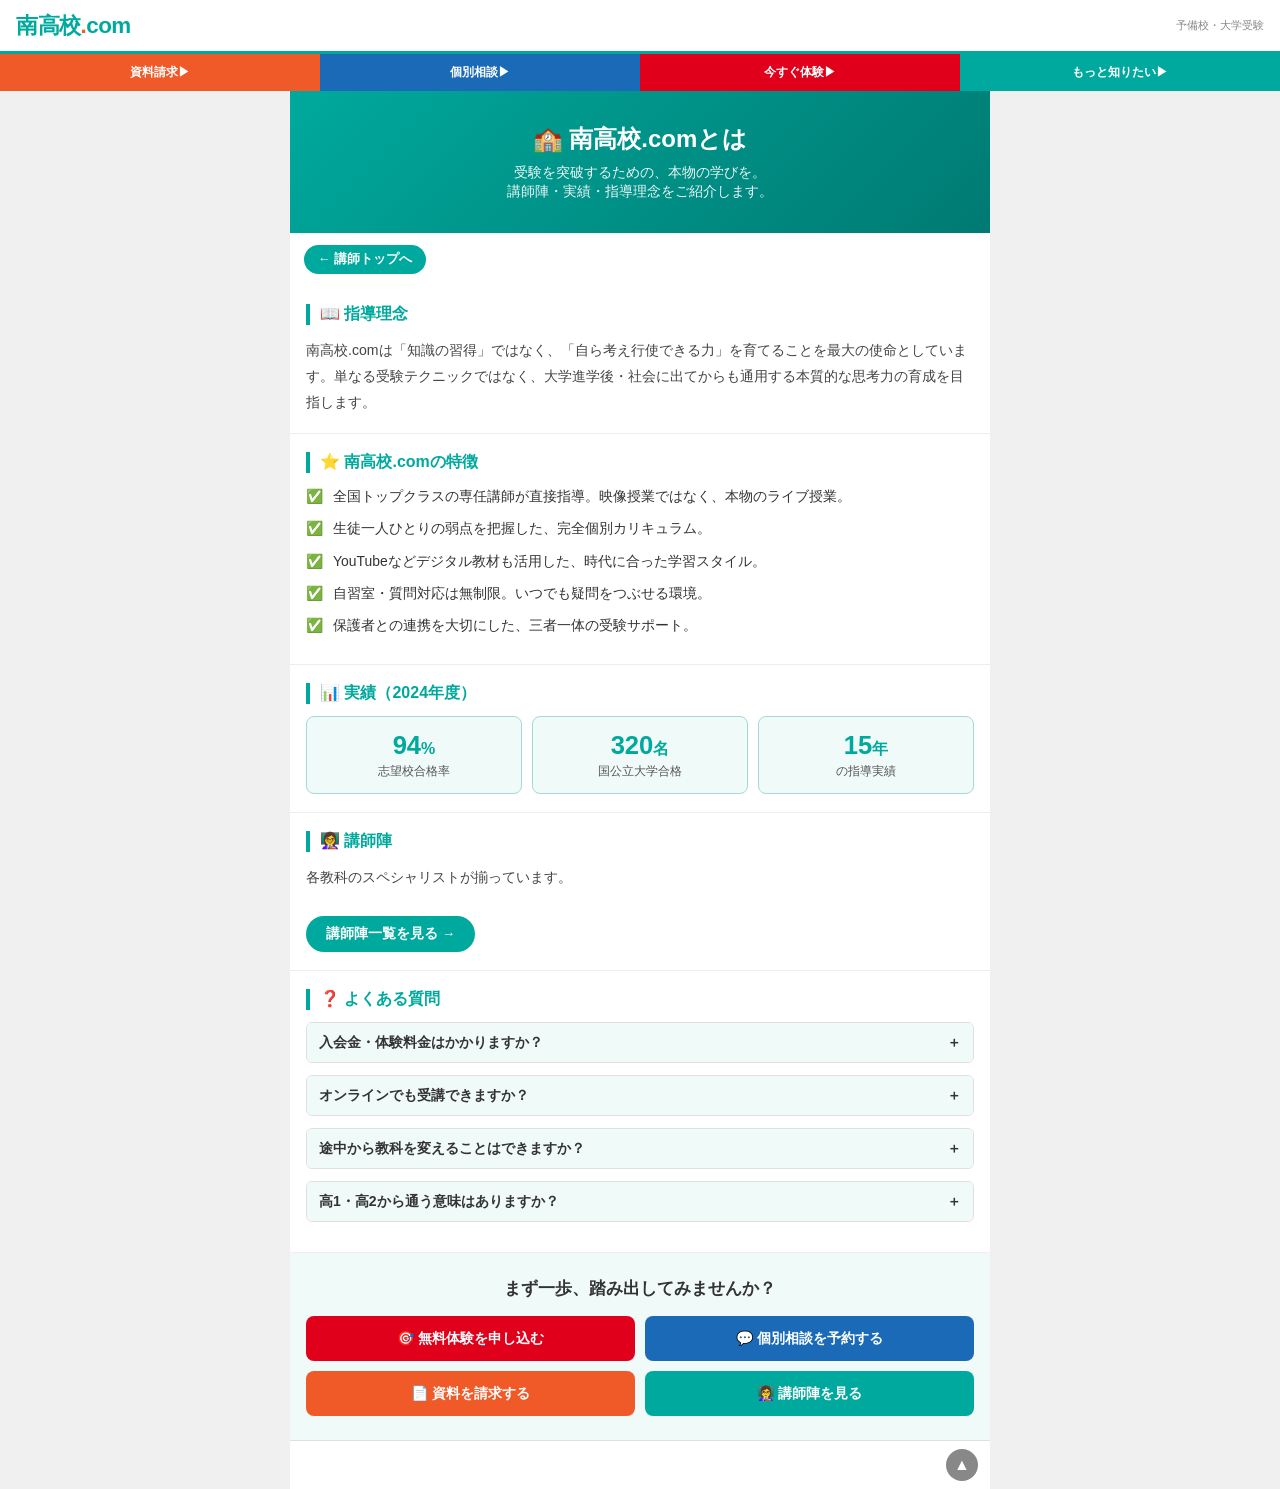
<file: about.html>
<!DOCTYPE html>
<html lang="ja">
<head>
<meta charset="UTF-8">
<meta name="viewport" content="width=device-width, initial-scale=1.0">
<title>もっと知りたい | 南高校.com</title>
<style>
  * { margin: 0; padding: 0; box-sizing: border-box; }
  body { font-family: 'Hiragino Kaku Gothic ProN', 'Meiryo', sans-serif; background: #f0f0f0; color: #333; }
  .site-header { background: #fff; border-bottom: 3px solid #00a99d; padding: 10px 16px; display: flex; align-items: center; justify-content: space-between; }
  .site-title { font-size: 1.4rem; font-weight: 900; color: #00a99d; letter-spacing: -.5px; }
  .site-title span { color: #f05a28; }
  .header-btns { display: flex; }
  .header-btn { padding: 10px 14px; font-size: .78rem; font-weight: 700; color: #fff; border: none; text-align: center; flex: 1; text-decoration: none; display: flex; align-items: center; justify-content: center; transition: opacity .15s; cursor: pointer; }
  .header-btn:hover { opacity: .85; }
  .btn-orange { background: #f05a28; } .btn-blue { background: #1a6ab8; } .btn-red { background: #e0001b; } .btn-teal { background: #00a99d; }
  .container { max-width: 700px; margin: 0 auto; background: #fff; }
  .page-hero { background: linear-gradient(135deg, #00a99d 0%, #007a72 100%); color: #fff; padding: 32px 20px; text-align: center; }
  .page-hero h1 { font-size: 1.5rem; font-weight: 900; margin-bottom: 8px; }
  .page-hero p { font-size: .9rem; opacity: .92; }
  .back-link-wrap { padding: 12px 14px; }
  .back-link { display: inline-block; padding: 6px 14px; background: #00a99d; color: #fff; border-radius: 20px; font-size: .8rem; font-weight: 700; text-decoration: none; }
  .back-link:hover { opacity: .8; }
  .section { padding: 18px 16px; border-bottom: 1px solid #eee; }
  .section h2 { font-size: 1rem; font-weight: 700; color: #00a99d; border-left: 4px solid #00a99d; padding-left: 10px; margin-bottom: 12px; }
  .section p { font-size: .88rem; line-height: 1.85; color: #444; }
  .point-list { list-style: none; }
  .point-list li { display: flex; gap: 10px; margin-bottom: 10px; font-size: .87rem; line-height: 1.6; }
  .point-list li::before { content: '✅'; flex-shrink: 0; }
  .stats-grid { display: grid; grid-template-columns: repeat(3, 1fr); gap: 10px; }
  .stat-box { background: #f0faf9; border: 1.5px solid #a0dbd7; border-radius: 8px; padding: 14px 8px; text-align: center; }
  .stat-num { font-size: 1.6rem; font-weight: 900; color: #00a99d; }
  .stat-label { font-size: .72rem; color: #555; margin-top: 4px; }
  .faq-item { margin-bottom: 12px; border: 1px solid #e0e0e0; border-radius: 6px; overflow: hidden; }
  .faq-q { background: #f0faf9; padding: 10px 12px; font-size: .88rem; font-weight: 700; cursor: pointer; display: flex; justify-content: space-between; }
  .faq-a { padding: 10px 12px; font-size: .85rem; line-height: 1.7; color: #444; display: none; border-top: 1px solid #e0e0e0; }
  .faq-a.open { display: block; }
  .cta-section { padding: 24px 16px; text-align: center; background: #f0faf9; }
  .cta-section h2 { font-size: 1.05rem; font-weight: 700; margin-bottom: 16px; color: #333; }
  .cta-btns { display: grid; grid-template-columns: 1fr 1fr; gap: 10px; }
  .cta-btn { display: block; padding: 13px; border-radius: 8px; color: #fff; font-size: .88rem; font-weight: 700; text-decoration: none; text-align: center; }
  .cta-btn:hover { opacity: .85; }
  .footer-arrow { text-align: right; padding: 8px 12px; border-top: 1px solid #e0e0e0; }
  .arrow-btn { display: inline-block; background: #888; color: #fff; width: 32px; height: 32px; border-radius: 50%; font-size: 1rem; line-height: 32px; text-align: center; cursor: pointer; border: none; }
</style>
</head>
<body>
<div class="site-header">
  <div class="site-title">南高校<span>.</span>com</div>
  <div style="font-size:.7rem;color:#888">予備校・大学受験</div>
</div>
<div class="header-btns">
  <a href="request.html"  class="header-btn btn-orange">資料請求▶</a>
  <a href="consult.html"  class="header-btn btn-blue">個別相談▶</a>
  <a href="trial.html"    class="header-btn btn-red">今すぐ体験▶</a>
  <a href="about.html"    class="header-btn btn-teal">もっと知りたい▶</a>
</div>
<div class="container">
  <div class="page-hero">
    <h1>🏫 南高校.comとは</h1>
    <p>受験を突破するための、本物の学びを。<br>講師陣・実績・指導理念をご紹介します。</p>
  </div>
  <div class="back-link-wrap"><a href="index.html" class="back-link">← 講師トップへ</a></div>

  <!-- 理念 -->
  <div class="section">
    <h2>📖 指導理念</h2>
    <p>南高校.comは「知識の習得」ではなく、「自ら考え行使できる力」を育てることを最大の使命としています。単なる受験テクニックではなく、大学進学後・社会に出てからも通用する本質的な思考力の育成を目指します。</p>
  </div>

  <!-- 特徴 -->
  <div class="section">
    <h2>⭐ 南高校.comの特徴</h2>
    <ul class="point-list">
      <li>全国トップクラスの専任講師が直接指導。映像授業ではなく、本物のライブ授業。</li>
      <li>生徒一人ひとりの弱点を把握した、完全個別カリキュラム。</li>
      <li>YouTubeなどデジタル教材も活用した、時代に合った学習スタイル。</li>
      <li>自習室・質問対応は無制限。いつでも疑問をつぶせる環境。</li>
      <li>保護者との連携を大切にした、三者一体の受験サポート。</li>
    </ul>
  </div>

  <!-- 実績 -->
  <div class="section">
    <h2>📊 実績（2024年度）</h2>
    <div class="stats-grid">
      <div class="stat-box"><div class="stat-num">94<span style="font-size:1rem">%</span></div><div class="stat-label">志望校合格率</div></div>
      <div class="stat-box"><div class="stat-num">320<span style="font-size:1rem">名</span></div><div class="stat-label">国公立大学合格</div></div>
      <div class="stat-box"><div class="stat-num">15<span style="font-size:1rem">年</span></div><div class="stat-label">の指導実績</div></div>
    </div>
  </div>

  <!-- 講師陣 -->
  <div class="section">
    <h2>👩‍🏫 講師陣</h2>
    <p>各教科のスペシャリストが揃っています。<br><br></p>
    <a href="teachers.html" style="display:inline-block;padding:9px 20px;background:#00a99d;color:#fff;border-radius:20px;font-size:.85rem;font-weight:700;text-decoration:none;">
      講師陣一覧を見る →
    </a>
  </div>

  <!-- よくある質問 -->
  <div class="section">
    <h2>❓ よくある質問</h2>
    <div class="faq-item">
      <div class="faq-q" onclick="toggleFaq(this)">入会金・体験料金はかかりますか？<span>＋</span></div>
      <div class="faq-a">体験授業は完全無料です。入会後は月謝のみで、入会金は一切いただきません。</div>
    </div>
    <div class="faq-item">
      <div class="faq-q" onclick="toggleFaq(this)">オンラインでも受講できますか？<span>＋</span></div>
      <div class="faq-a">はい、全コースオンライン対応しています。Zoomを使ったライブ授業で、校舎と同じ質の指導を受けられます。</div>
    </div>
    <div class="faq-item">
      <div class="faq-q" onclick="toggleFaq(this)">途中から教科を変えることはできますか？<span>＋</span></div>
      <div class="faq-a">もちろんです。月単位でのプラン変更が可能です。担当スタッフにご相談ください。</div>
    </div>
    <div class="faq-item">
      <div class="faq-q" onclick="toggleFaq(this)">高1・高2から通う意味はありますか？<span>＋</span></div>
      <div class="faq-a">非常に大きなメリットがあります。早い段階から基礎を固めることで、高3時の演習量が圧倒的に増えます。</div>
    </div>
  </div>

  <!-- CTA -->
  <div class="cta-section">
    <h2>まず一歩、踏み出してみませんか？</h2>
    <div class="cta-btns">
      <a href="trial.html" class="cta-btn" style="background:#e0001b">🎯 無料体験を申し込む</a>
      <a href="consult.html" class="cta-btn" style="background:#1a6ab8">💬 個別相談を予約する</a>
      <a href="request.html" class="cta-btn" style="background:#f05a28">📄 資料を請求する</a>
      <a href="teachers.html" class="cta-btn" style="background:#00a99d">👩‍🏫 講師陣を見る</a>
    </div>
  </div>

  <div class="footer-arrow"><button class="arrow-btn" onclick="window.scrollTo({top:0,behavior:'smooth'})">▲</button></div>
</div>
<script>
function toggleFaq(el) {
  var ans = el.nextElementSibling;
  var icon = el.querySelector('span');
  ans.classList.toggle('open');
  icon.textContent = ans.classList.contains('open') ? '－' : '＋';
}
</script>
</body>
</html>
</file>
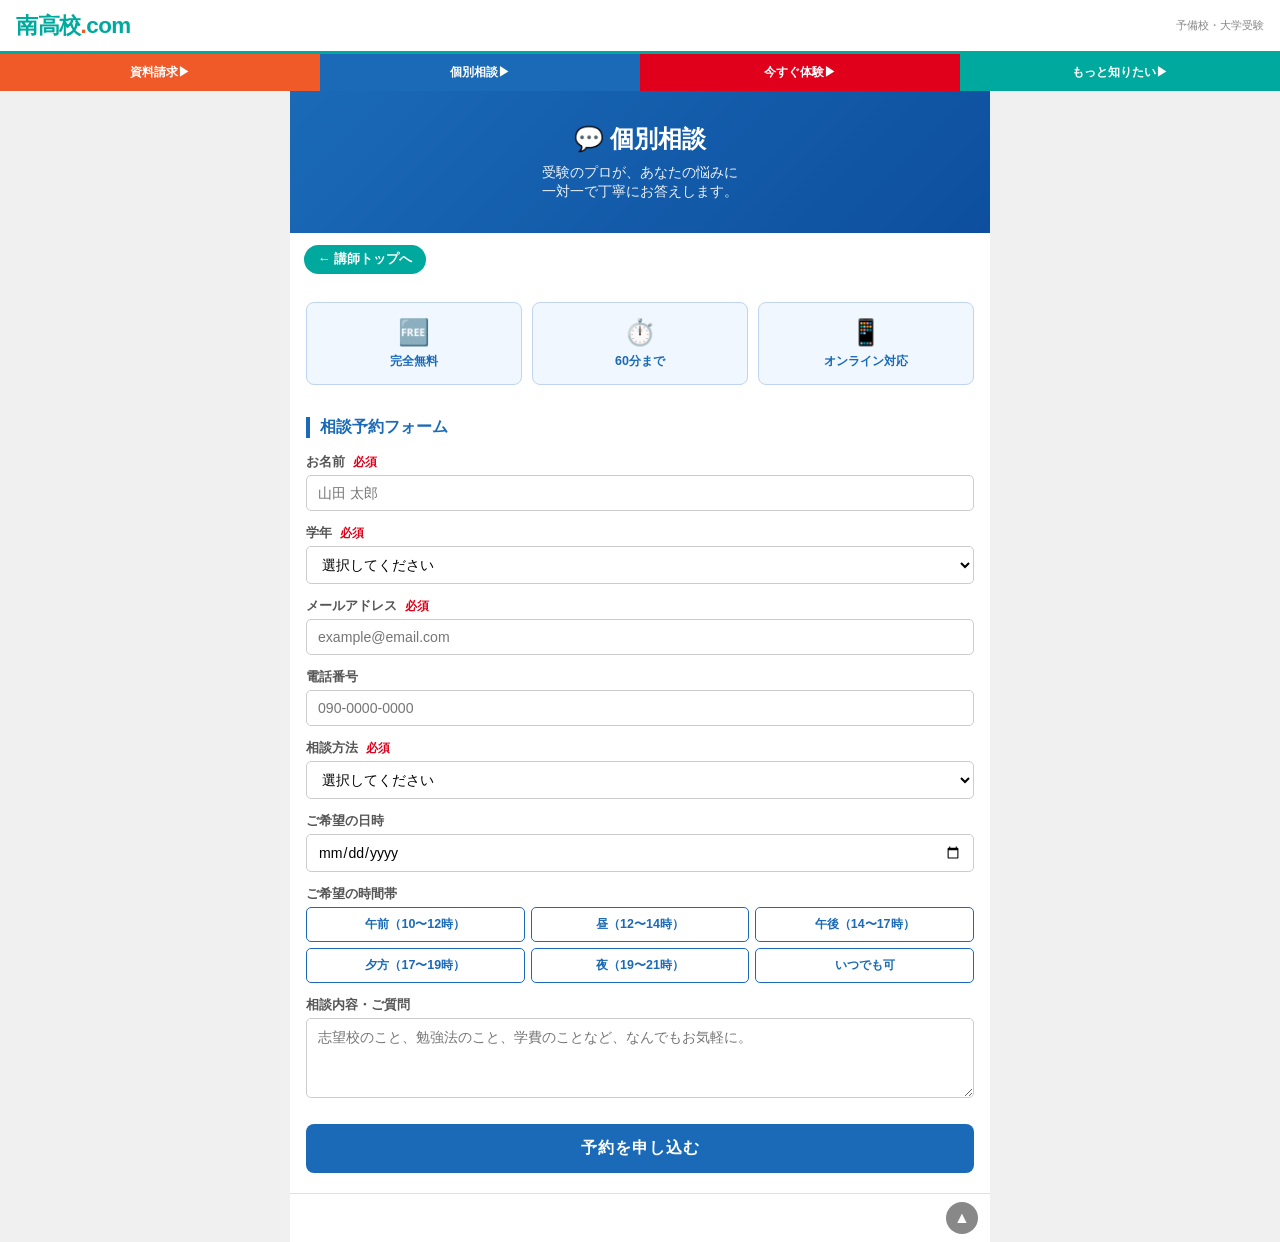
<file: consult.html>
<!DOCTYPE html>
<html lang="ja">
<head>
<meta charset="UTF-8">
<meta name="viewport" content="width=device-width, initial-scale=1.0">
<title>個別相談 | 南高校.com</title>
<style>
  * { margin: 0; padding: 0; box-sizing: border-box; }
  body { font-family: 'Hiragino Kaku Gothic ProN', 'Meiryo', sans-serif; background: #f0f0f0; color: #333; }
  .site-header { background: #fff; border-bottom: 3px solid #00a99d; padding: 10px 16px; display: flex; align-items: center; justify-content: space-between; }
  .site-title { font-size: 1.4rem; font-weight: 900; color: #00a99d; letter-spacing: -.5px; }
  .site-title span { color: #f05a28; }
  .header-btns { display: flex; }
  .header-btn { padding: 10px 14px; font-size: .78rem; font-weight: 700; color: #fff; border: none; text-align: center; flex: 1; text-decoration: none; display: flex; align-items: center; justify-content: center; transition: opacity .15s; cursor: pointer; }
  .header-btn:hover { opacity: .85; }
  .btn-orange { background: #f05a28; } .btn-blue { background: #1a6ab8; } .btn-red { background: #e0001b; } .btn-teal { background: #00a99d; }
  .container { max-width: 700px; margin: 0 auto; background: #fff; }
  .page-hero { background: linear-gradient(135deg, #1a6ab8 0%, #0d4f9e 100%); color: #fff; padding: 32px 20px; text-align: center; }
  .page-hero h1 { font-size: 1.5rem; font-weight: 900; margin-bottom: 8px; }
  .page-hero p { font-size: .9rem; opacity: .92; }
  .back-link-wrap { padding: 12px 14px; }
  .back-link { display: inline-block; padding: 6px 14px; background: #00a99d; color: #fff; border-radius: 20px; font-size: .8rem; font-weight: 700; text-decoration: none; }
  .back-link:hover { opacity: .8; }
  .features { display: grid; grid-template-columns: repeat(3, 1fr); gap: 10px; padding: 16px; }
  .feature-item { background: #f0f7ff; border: 1.5px solid #bed4f0; border-radius: 8px; padding: 14px 10px; text-align: center; }
  .feature-icon { font-size: 1.6rem; margin-bottom: 6px; }
  .feature-title { font-size: .78rem; font-weight: 700; color: #1a6ab8; }
  .form-section { padding: 16px 16px 20px; }
  .form-section h2 { font-size: 1rem; font-weight: 700; color: #1a6ab8; border-left: 4px solid #1a6ab8; padding-left: 10px; margin-bottom: 16px; }
  .field { margin-bottom: 14px; }
  .field label { display: block; font-size: .8rem; font-weight: 700; color: #555; margin-bottom: 4px; }
  .field input, .field select, .field textarea { width: 100%; padding: 9px 11px; border: 1.5px solid #ccc; border-radius: 5px; font-size: .88rem; font-family: inherit; background: #fff; }
  .field input:focus, .field select:focus { outline: none; border-color: #1a6ab8; }
  .field textarea { resize: vertical; min-height: 80px; }
  .required { color: #e0001b; font-size: .75rem; margin-left: 4px; }
  .time-grid { display: grid; grid-template-columns: repeat(3, 1fr); gap: 6px; }
  .time-btn { padding: 8px; border: 1.5px solid #1a6ab8; border-radius: 5px; background: #fff; color: #1a6ab8; font-size: .78rem; font-weight: 700; cursor: pointer; font-family: inherit; text-align: center; }
  .time-btn.selected { background: #1a6ab8; color: #fff; }
  .submit-btn { width: 100%; padding: 14px; background: #1a6ab8; color: #fff; border: none; border-radius: 8px; font-size: 1rem; font-weight: 900; cursor: pointer; font-family: inherit; margin-top: 8px; letter-spacing: 1px; }
  .submit-btn:hover { background: #0d4f9e; }
  .footer-arrow { text-align: right; padding: 8px 12px; border-top: 1px solid #e0e0e0; }
  .arrow-btn { display: inline-block; background: #888; color: #fff; width: 32px; height: 32px; border-radius: 50%; font-size: 1rem; line-height: 32px; text-align: center; cursor: pointer; border: none; }
</style>
</head>
<body>
<div class="site-header">
  <div class="site-title">南高校<span>.</span>com</div>
  <div style="font-size:.7rem;color:#888">予備校・大学受験</div>
</div>
<div class="header-btns">
  <a href="request.html"  class="header-btn btn-orange">資料請求▶</a>
  <a href="consult.html"  class="header-btn btn-blue">個別相談▶</a>
  <a href="trial.html"    class="header-btn btn-red">今すぐ体験▶</a>
  <a href="about.html"    class="header-btn btn-teal">もっと知りたい▶</a>
</div>
<div class="container">
  <div class="page-hero">
    <h1>💬 個別相談</h1>
    <p>受験のプロが、あなたの悩みに<br>一対一で丁寧にお答えします。</p>
  </div>
  <div class="back-link-wrap"><a href="index.html" class="back-link">← 講師トップへ</a></div>
  <div class="features">
    <div class="feature-item"><div class="feature-icon">🆓</div><div class="feature-title">完全無料</div></div>
    <div class="feature-item"><div class="feature-icon">⏱️</div><div class="feature-title">60分まで</div></div>
    <div class="feature-item"><div class="feature-icon">📱</div><div class="feature-title">オンライン対応</div></div>
  </div>
  <div class="form-section">
    <h2>相談予約フォーム</h2>
    <div class="field">
      <label>お名前 <span class="required">必須</span></label>
      <input type="text" placeholder="山田 太郎">
    </div>
    <div class="field">
      <label>学年 <span class="required">必須</span></label>
      <select>
        <option value="">選択してください</option>
        <option>高校1年生</option><option>高校2年生</option>
        <option>高校3年生</option><option>既卒（浪人生）</option><option>保護者</option>
      </select>
    </div>
    <div class="field">
      <label>メールアドレス <span class="required">必須</span></label>
      <input type="email" placeholder="example@email.com">
    </div>
    <div class="field">
      <label>電話番号</label>
      <input type="tel" placeholder="090-0000-0000">
    </div>
    <div class="field">
      <label>相談方法 <span class="required">必須</span></label>
      <select>
        <option value="">選択してください</option>
        <option>オンライン（Zoom）</option>
        <option>校舎（来校）</option>
        <option>電話</option>
      </select>
    </div>
    <div class="field">
      <label>ご希望の日時</label>
      <input type="date">
    </div>
    <div class="field">
      <label>ご希望の時間帯</label>
      <div class="time-grid" id="time-grid">
        <button class="time-btn" onclick="selectTime(this)">午前（10〜12時）</button>
        <button class="time-btn" onclick="selectTime(this)">昼（12〜14時）</button>
        <button class="time-btn" onclick="selectTime(this)">午後（14〜17時）</button>
        <button class="time-btn" onclick="selectTime(this)">夕方（17〜19時）</button>
        <button class="time-btn" onclick="selectTime(this)">夜（19〜21時）</button>
        <button class="time-btn" onclick="selectTime(this)">いつでも可</button>
      </div>
    </div>
    <div class="field">
      <label>相談内容・ご質問</label>
      <textarea placeholder="志望校のこと、勉強法のこと、学費のことなど、なんでもお気軽に。"></textarea>
    </div>
    <button class="submit-btn" onclick="alert('ご予約ありがとうございます！\n担当者よりご連絡いたします。')">予約を申し込む</button>
  </div>
  <div class="footer-arrow"><button class="arrow-btn" onclick="window.scrollTo({top:0,behavior:'smooth'})">▲</button></div>
</div>
<script>
function selectTime(btn) {
  document.querySelectorAll('.time-btn').forEach(function(b) { b.classList.remove('selected'); });
  btn.classList.add('selected');
}
</script>
</body>
</html>
</file>
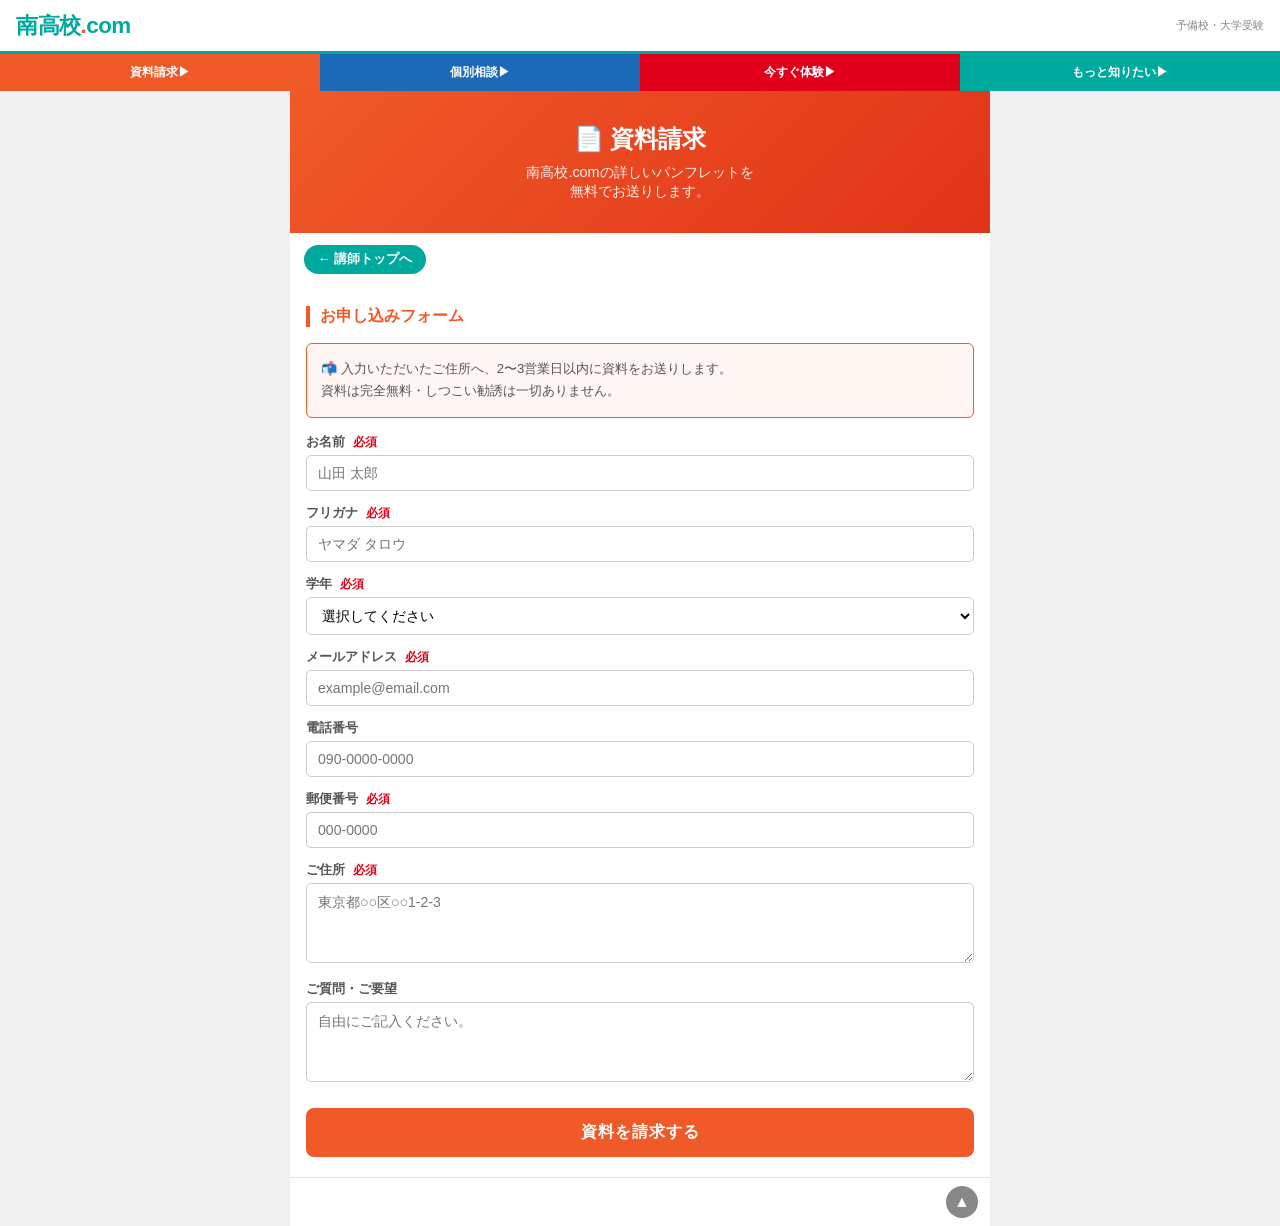
<file: request.html>
<!DOCTYPE html>
<html lang="ja">
<head>
<meta charset="UTF-8">
<meta name="viewport" content="width=device-width, initial-scale=1.0">
<title>資料請求 | 南高校.com</title>
<style>
  * { margin: 0; padding: 0; box-sizing: border-box; }
  body { font-family: 'Hiragino Kaku Gothic ProN', 'Meiryo', sans-serif; background: #f0f0f0; color: #333; }
  .site-header { background: #fff; border-bottom: 3px solid #00a99d; padding: 10px 16px; display: flex; align-items: center; justify-content: space-between; }
  .site-title { font-size: 1.4rem; font-weight: 900; color: #00a99d; letter-spacing: -.5px; }
  .site-title span { color: #f05a28; }
  .header-btns { display: flex; }
  .header-btn { padding: 10px 14px; font-size: .78rem; font-weight: 700; color: #fff; border: none; text-align: center; flex: 1; text-decoration: none; display: flex; align-items: center; justify-content: center; transition: opacity .15s; cursor: pointer; }
  .header-btn:hover { opacity: .85; }
  .btn-orange { background: #f05a28; } .btn-blue { background: #1a6ab8; } .btn-red { background: #e0001b; } .btn-teal { background: #00a99d; }
  .container { max-width: 700px; margin: 0 auto; background: #fff; }
  .page-hero { background: linear-gradient(135deg, #f05a28 0%, #e03318 100%); color: #fff; padding: 32px 20px; text-align: center; }
  .page-hero h1 { font-size: 1.5rem; font-weight: 900; margin-bottom: 8px; }
  .page-hero p { font-size: .9rem; opacity: .92; }
  .back-link-wrap { padding: 12px 14px; }
  .back-link { display: inline-block; padding: 6px 14px; background: #00a99d; color: #fff; border-radius: 20px; font-size: .8rem; font-weight: 700; text-decoration: none; }
  .back-link:hover { opacity: .8; }
  .form-section { padding: 20px 16px; }
  .form-section h2 { font-size: 1rem; font-weight: 700; color: #f05a28; border-left: 4px solid #f05a28; padding-left: 10px; margin-bottom: 16px; }
  .field { margin-bottom: 14px; }
  .field label { display: block; font-size: .8rem; font-weight: 700; color: #555; margin-bottom: 4px; }
  .field input, .field select, .field textarea { width: 100%; padding: 9px 11px; border: 1.5px solid #ccc; border-radius: 5px; font-size: .88rem; font-family: inherit; background: #fff; }
  .field input:focus, .field select:focus, .field textarea:focus { outline: none; border-color: #f05a28; }
  .field textarea { resize: vertical; min-height: 80px; }
  .required { color: #e0001b; font-size: .75rem; margin-left: 4px; }
  .submit-btn { width: 100%; padding: 14px; background: #f05a28; color: #fff; border: none; border-radius: 8px; font-size: 1rem; font-weight: 900; cursor: pointer; font-family: inherit; margin-top: 8px; letter-spacing: 1px; }
  .submit-btn:hover { background: #d44a1a; }
  .info-box { background: #fff5f2; border: 1.5px solid #f05a28; border-radius: 6px; padding: 14px; margin: 16px 0; font-size: .82rem; line-height: 1.7; color: #555; }
  .footer-arrow { text-align: right; padding: 8px 12px; border-top: 1px solid #e0e0e0; }
  .arrow-btn { display: inline-block; background: #888; color: #fff; width: 32px; height: 32px; border-radius: 50%; font-size: 1rem; line-height: 32px; text-align: center; cursor: pointer; border: none; }
</style>
</head>
<body>
<div class="site-header">
  <div class="site-title">南高校<span>.</span>com</div>
  <div style="font-size:.7rem;color:#888">予備校・大学受験</div>
</div>
<div class="header-btns">
  <a href="request.html"  class="header-btn btn-orange">資料請求▶</a>
  <a href="consult.html"  class="header-btn btn-blue">個別相談▶</a>
  <a href="trial.html"    class="header-btn btn-red">今すぐ体験▶</a>
  <a href="about.html"    class="header-btn btn-teal">もっと知りたい▶</a>
</div>
<div class="container">
  <div class="page-hero">
    <h1>📄 資料請求</h1>
    <p>南高校.comの詳しいパンフレットを<br>無料でお送りします。</p>
  </div>
  <div class="back-link-wrap"><a href="index.html" class="back-link">← 講師トップへ</a></div>
  <div class="form-section">
    <h2>お申し込みフォーム</h2>
    <div class="info-box">
      📬 入力いただいたご住所へ、2〜3営業日以内に資料をお送りします。<br>
      資料は完全無料・しつこい勧誘は一切ありません。
    </div>
    <div class="field">
      <label>お名前 <span class="required">必須</span></label>
      <input type="text" placeholder="山田 太郎">
    </div>
    <div class="field">
      <label>フリガナ <span class="required">必須</span></label>
      <input type="text" placeholder="ヤマダ タロウ">
    </div>
    <div class="field">
      <label>学年 <span class="required">必須</span></label>
      <select>
        <option value="">選択してください</option>
        <option>高校1年生</option>
        <option>高校2年生</option>
        <option>高校3年生</option>
        <option>既卒（浪人生）</option>
        <option>保護者</option>
      </select>
    </div>
    <div class="field">
      <label>メールアドレス <span class="required">必須</span></label>
      <input type="email" placeholder="example@email.com">
    </div>
    <div class="field">
      <label>電話番号</label>
      <input type="tel" placeholder="090-0000-0000">
    </div>
    <div class="field">
      <label>郵便番号 <span class="required">必須</span></label>
      <input type="text" placeholder="000-0000">
    </div>
    <div class="field">
      <label>ご住所 <span class="required">必須</span></label>
      <textarea placeholder="東京都○○区○○1-2-3"></textarea>
    </div>
    <div class="field">
      <label>ご質問・ご要望</label>
      <textarea placeholder="自由にご記入ください。"></textarea>
    </div>
    <button class="submit-btn" onclick="alert('ご請求ありがとうございます！\n資料をお送りします。')">資料を請求する</button>
  </div>
  <div class="footer-arrow"><button class="arrow-btn" onclick="window.scrollTo({top:0,behavior:'smooth'})">▲</button></div>
</div>
</body>
</html>
</file>
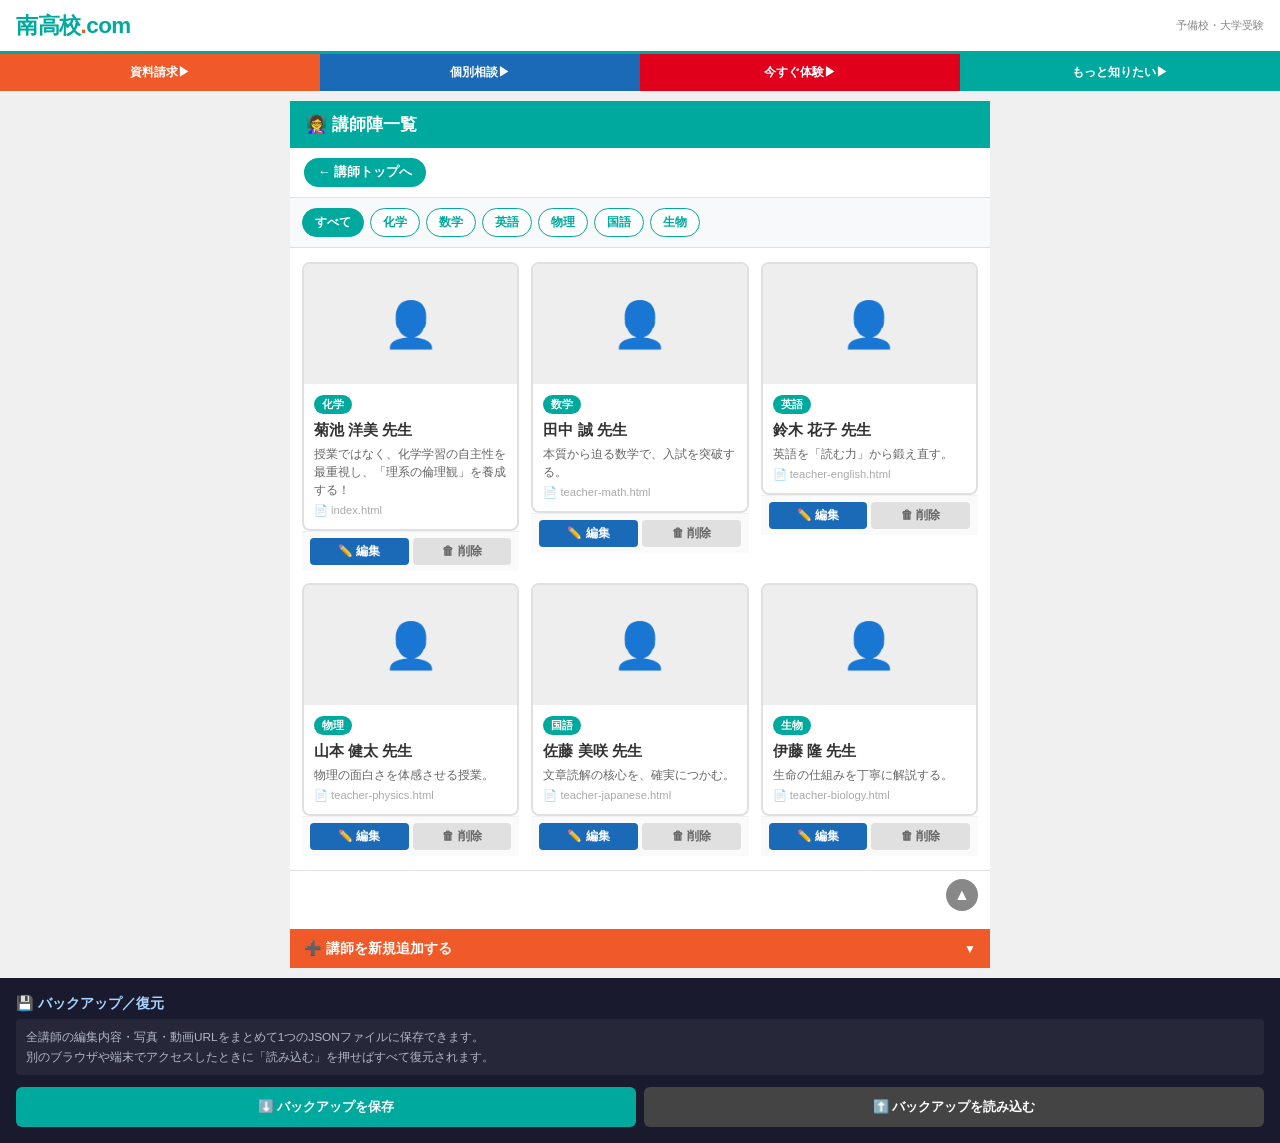
<file: teachers.html>
<!DOCTYPE html>
<html lang="ja">
<head>
<meta charset="UTF-8">
<meta name="viewport" content="width=device-width, initial-scale=1.0">
<title>講師陣一覧 | 南高校.com</title>
<style>
  * { margin: 0; padding: 0; box-sizing: border-box; }
  body { font-family: 'Hiragino Kaku Gothic ProN', 'Meiryo', sans-serif; background: #f0f0f0; color: #333; }

  .site-header { background: #fff; border-bottom: 3px solid #00a99d; padding: 10px 16px; display: flex; align-items: center; justify-content: space-between; }
  .site-title { font-size: 1.4rem; font-weight: 900; color: #00a99d; letter-spacing: -.5px; }
  .site-title span { color: #f05a28; }

  .header-btns { display: flex; gap: 0; overflow: hidden; }
  .header-btn { padding: 10px 14px; font-size: .78rem; font-weight: 700; color: #fff; border: none; cursor: pointer; text-align: center; flex: 1; text-decoration: none; display: flex; align-items: center; justify-content: center; transition: opacity .15s; }
  .header-btn:hover { opacity: .85; }
  .btn-orange { background: #f05a28; } .btn-blue { background: #1a6ab8; } .btn-red { background: #e0001b; } .btn-teal { background: #00a99d; }

  .container { max-width: 700px; margin: 0 auto; background: #fff; }
  .page-title-bar { background: #00a99d; color: #fff; padding: 12px 16px; font-size: 1.05rem; font-weight: 700; margin-top: 10px; }
  .back-link-wrap { padding: 10px 14px; }
  .back-link { display: inline-block; padding: 6px 14px; background: #00a99d; color: #fff; border-radius: 20px; font-size: .8rem; font-weight: 700; text-decoration: none; }
  .back-link:hover { opacity: .8; }

  /* フィルター */
  .filter-bar { padding: 10px 12px; background: #f7f9fb; border-top: 1px solid #e0e0e0; border-bottom: 1px solid #e0e0e0; display: flex; gap: 6px; flex-wrap: wrap; }
  .filter-btn { padding: 5px 12px; border-radius: 20px; border: 1.5px solid #00a99d; background: #fff; color: #00a99d; font-size: .78rem; font-weight: 700; cursor: pointer; transition: all .15s; font-family: inherit; }
  .filter-btn.active, .filter-btn:hover { background: #00a99d; color: #fff; }

  /* グリッド */
  .teachers-grid { display: grid; grid-template-columns: repeat(auto-fill, minmax(200px, 1fr)); gap: 12px; padding: 14px 12px; }

  /* カード */
  .teacher-card-wrap { position: relative; }
  .teacher-card {
    border: 2px solid #e0e0e0; border-radius: 8px; overflow: hidden;
    background: #fff; text-decoration: none; color: #333;
    transition: border-color .15s, box-shadow .15s; display: block;
  }
  .teacher-card:hover { border-color: #00a99d; box-shadow: 0 3px 12px rgba(0,169,157,.15); }
  .card-thumb { width: 100%; height: 120px; background: #eee; display: flex; align-items: center; justify-content: center; font-size: 2.8rem; color: #bbb; overflow: hidden; }
  .card-thumb img { width: 100%; height: 100%; object-fit: cover; }
  .card-body { padding: 10px 10px 12px; }
  .card-subject-badge { display: inline-block; background: #00a99d; color: #fff; font-size: .7rem; font-weight: 700; padding: 2px 8px; border-radius: 10px; margin-bottom: 6px; }
  .card-name { font-size: .95rem; font-weight: 700; margin-bottom: 4px; }
  .card-catch { font-size: .75rem; color: #666; line-height: 1.5; }
  .card-page { font-size: .7rem; color: #aaa; margin-top: 5px; word-break: break-all; }

  /* カード上の操作ボタン */
  .card-actions {
    display: flex; gap: 4px; padding: 6px 8px;
    border-top: 1px solid #f0f0f0; background: #fafafa;
  }
  .card-edit-btn, .card-del-btn {
    flex: 1; padding: 5px 0; border: none; border-radius: 4px;
    font-size: .75rem; font-weight: 700; cursor: pointer; font-family: inherit;
  }
  .card-edit-btn { background: #1a6ab8; color: #fff; }
  .card-edit-btn:hover { background: #0d4f9e; }
  .card-del-btn  { background: #e0e0e0; color: #666; }
  .card-del-btn:hover  { background: #c00; color: #fff; }

  /* ── 編集モーダル ── */
  .modal-overlay {
    display: none; position: fixed; inset: 0;
    background: rgba(0,0,0,.5); z-index: 100;
    align-items: center; justify-content: center;
    padding: 16px;
  }
  .modal-overlay.open { display: flex; }
  .modal {
    background: #fff; border-radius: 10px; width: 100%; max-width: 480px;
    max-height: 90vh; overflow-y: auto;
    box-shadow: 0 8px 32px rgba(0,0,0,.25);
  }
  .modal-header {
    background: #1a6ab8; color: #fff; padding: 12px 16px;
    display: flex; justify-content: space-between; align-items: center;
    border-radius: 10px 10px 0 0; position: sticky; top: 0; z-index: 1;
  }
  .modal-header h2 { font-size: .95rem; font-weight: 700; }
  .modal-close { background: none; border: none; color: #fff; font-size: 1.3rem; cursor: pointer; line-height: 1; }
  .modal-body { padding: 16px; }
  .field { margin-bottom: 12px; }
  .field label { display: block; font-size: .78rem; font-weight: 700; color: #555; margin-bottom: 4px; }
  .field input, .field textarea { width: 100%; padding: 8px 10px; border: 1.5px solid #c0c0c0; border-radius: 4px; font-size: .85rem; font-family: inherit; background: #fff; }
  .field input:focus, .field textarea:focus { outline: none; border-color: #1a6ab8; }
  .field input[type=file] { padding: 4px; border: 1px solid #c0c0c0; }
  .field textarea { resize: vertical; min-height: 60px; }
  .field-note { font-size: .72rem; color: #888; margin-top: 4px; background: #f5f5f5; padding: 5px 7px; border-radius: 4px; line-height: 1.5; }
  .modal-footer { display: flex; gap: 8px; padding: 0 16px 16px; }
  .save-btn { flex: 1; padding: 11px; background: #1a6ab8; color: #fff; border: none; border-radius: 6px; font-size: .9rem; font-weight: 700; cursor: pointer; font-family: inherit; }
  .save-btn:hover { background: #0d4f9e; }
  .cancel-btn { padding: 11px 16px; background: #e0e0e0; color: #555; border: none; border-radius: 6px; font-size: .9rem; font-weight: 700; cursor: pointer; font-family: inherit; }
  .cancel-btn:hover { background: #c8c8c8; }

  /* ── 追加パネル ── */
  .add-toggle-bar { background: #f05a28; color: #fff; font-size: .88rem; font-weight: 700; padding: 10px 14px; cursor: pointer; display: flex; justify-content: space-between; align-items: center; user-select: none; margin-top: 10px; }
  .add-toggle-bar:hover { background: #d44a1a; }
  .add-toggle-bar .arrow { font-size: .75rem; transition: transform .25s; }
  .add-toggle-bar.open .arrow { transform: rotate(180deg); }
  .add-panel { background: #fff8f5; border: 2px solid #f05a28; border-top: none; padding: 18px 14px; display: none; }
  .add-panel.open { display: block; }
  .add-panel h3 { font-size: .9rem; color: #f05a28; font-weight: 700; margin-bottom: 14px; }
  .btn-row { display: flex; gap: 8px; margin-top: 10px; }
  .add-btn { flex: 1; padding: 11px; background: #f05a28; color: #fff; border: none; border-radius: 6px; font-size: .9rem; font-weight: 700; cursor: pointer; font-family: inherit; }
  .add-btn:hover { background: #d44a1a; }
  .reset-btn { padding: 11px 16px; background: #888; color: #fff; border: none; border-radius: 6px; font-size: .9rem; font-weight: 700; cursor: pointer; font-family: inherit; }
  .reset-btn:hover { background: #555; }

  /* ── バックアップバー ── */
  .backup-bar {
    background: #1a1a2e; color: #fff; padding: 16px; margin-top: 10px;
  }
  .backup-title { font-size: .88rem; font-weight: 700; margin-bottom: 6px; color: #aad4ff; }
  .backup-note {
    font-size: .74rem; line-height: 1.7; color: #b0b8c8; margin-bottom: 12px;
    background: rgba(255,255,255,.06); padding: 8px 10px; border-radius: 4px;
  }
  .backup-btns { display: flex; gap: 8px; }
  .backup-export-btn {
    flex: 1; padding: 11px 8px; background: #00a99d; color: #fff;
    border: none; border-radius: 6px; font-size: .82rem; font-weight: 700;
    cursor: pointer; font-family: inherit; text-align: center;
  }
  .backup-export-btn:hover { background: #007a72; }
  .backup-import-btn {
    flex: 1; padding: 11px 8px; background: #444; color: #fff;
    border-radius: 6px; font-size: .82rem; font-weight: 700;
    cursor: pointer; text-align: center; display: block;
  }
  .backup-import-btn:hover { background: #222; }

  .empty-msg { text-align: center; color: #aaa; font-size: .85rem; padding: 30px; }
  .footer-arrow { text-align: right; padding: 8px 12px; border-top: 1px solid #e0e0e0; }
  .arrow-btn { display: inline-block; background: #888; color: #fff; width: 32px; height: 32px; border-radius: 50%; font-size: 1rem; line-height: 32px; text-align: center; cursor: pointer; border: none; }
</style>
</head>
<body>

<div class="site-header">
  <div class="site-title">南高校<span>.</span>com</div>
  <div style="font-size:.7rem;color:#888">予備校・大学受験</div>
</div>
<div class="header-btns">
  <a href="request.html" class="header-btn btn-orange">資料請求▶</a>
  <a href="consult.html" class="header-btn btn-blue">個別相談▶</a>
  <a href="trial.html"   class="header-btn btn-red">今すぐ体験▶</a>
  <a href="about.html"   class="header-btn btn-teal">もっと知りたい▶</a>
</div>

<div class="container">
  <div class="page-title-bar">👩‍🏫 講師陣一覧</div>
  <div class="back-link-wrap"><a href="index.html" class="back-link">← 講師トップへ</a></div>

  <div class="filter-bar" id="filter-bar">
    <button class="filter-btn active" onclick="filterBy('all', this)">すべて</button>
  </div>

  <div class="teachers-grid" id="teachers-grid"></div>

  <div class="footer-arrow"><button class="arrow-btn" onclick="window.scrollTo({top:0,behavior:'smooth'})">▲</button></div>

  <!-- 講師追加パネル -->
  <div class="add-toggle-bar" id="add-toggle" onclick="toggleAdd()">
    <span>➕ 講師を新規追加する</span>
    <span class="arrow">▼</span>
  </div>
  <div class="add-panel" id="add-panel">
    <h3>新しい講師を追加</h3>
    <div class="field">
      <label>先生名（例：山田 太郎 先生）</label>
      <input type="text" id="add-name" placeholder="○○ ○○ 先生">
    </div>
    <div class="field">
      <label>教科</label>
      <input type="text" id="add-subject" placeholder="数学 / 英語 / 化学 …">
    </div>
    <div class="field">
      <label>キャッチコピー</label>
      <textarea id="add-catch" rows="2" placeholder="先生の一言紹介…"></textarea>
    </div>
    <div class="field">
      <label>プロフィールページのファイル名</label>
      <input type="text" id="add-page" placeholder="teacher-xxx.html（空白で自動生成）">
      <div class="field-note">index.htmlをコピーしてこの名前で保存すると、そのページの編集内容も保持されます。</div>
    </div>
    <div class="field">
      <label>顔写真（任意）</label>
      <input type="file" id="add-photo" accept="image/*">
    </div>
    <div class="btn-row">
      <button class="add-btn" onclick="addTeacher()">追加する</button>
      <button class="reset-btn" onclick="resetAll()">全リセット</button>
    </div>
  </div>
</div>

<!-- バックアップバー（常時表示） -->
<div class="backup-bar">
  <div class="backup-title">💾 バックアップ／復元</div>
  <div class="backup-note">
    全講師の編集内容・写真・動画URLをまとめて1つのJSONファイルに保存できます。<br>
    別のブラウザや端末でアクセスしたときに「読み込む」を押せばすべて復元されます。
  </div>
  <div class="backup-btns">
    <button class="backup-export-btn" onclick="exportData()">⬇️ バックアップを保存</button>
    <label class="backup-import-btn">
      ⬆️ バックアップを読み込む
      <input type="file" accept=".json" onchange="importData(this)" style="display:none;">
    </label>
  </div>
</div>

<!-- 編集モーダル -->
<div class="modal-overlay" id="edit-modal">
  <div class="modal">
    <div class="modal-header">
      <h2 id="modal-title">講師情報を編集</h2>
      <button class="modal-close" onclick="closeModal()">✕</button>
    </div>
    <div class="modal-body">
      <input type="hidden" id="edit-index">
      <div class="field">
        <label>先生名</label>
        <input type="text" id="edit-name" placeholder="○○ ○○ 先生">
      </div>
      <div class="field">
        <label>教科</label>
        <input type="text" id="edit-subject" placeholder="化学 / 数学 …">
      </div>
      <div class="field">
        <label>キャッチコピー</label>
        <textarea id="edit-catch" rows="2"></textarea>
      </div>
      <div class="field">
        <label>プロフィールページのファイル名</label>
        <input type="text" id="edit-page" placeholder="teacher-xxx.html">
        <div class="field-note">ファイル名を変更すると、これまでそのページで保存した編集内容とのリンクが外れます。変更は慎重に。</div>
      </div>
      <div class="field">
        <label>顔写真を変更（任意）</label>
        <input type="file" id="edit-photo" accept="image/*">
        <div class="field-note">選択しなければ現在の写真を維持します。</div>
      </div>
    </div>
    <div class="modal-footer">
      <button class="save-btn" onclick="saveEdit()">保存する</button>
      <button class="cancel-btn" onclick="closeModal()">キャンセル</button>
    </div>
  </div>
</div>

<script>
var STORAGE_KEY = 'minami_teachers';

var defaultTeachers = [
  { name:'菊池 洋美 先生', subject:'化学', catch:'授業ではなく、化学学習の自主性を最重視し、「理系の倫理観」を養成する！', page:'index.html',            photo:'' },
  { name:'田中 誠 先生',   subject:'数学', catch:'本質から迫る数学で、入試を突破する。',   page:'teacher-math.html',     photo:'' },
  { name:'鈴木 花子 先生', subject:'英語', catch:'英語を「読む力」から鍛え直す。',           page:'teacher-english.html',  photo:'' },
  { name:'山本 健太 先生', subject:'物理', catch:'物理の面白さを体感させる授業。',           page:'teacher-physics.html',  photo:'' },
  { name:'佐藤 美咲 先生', subject:'国語', catch:'文章読解の核心を、確実につかむ。',         page:'teacher-japanese.html', photo:'' },
  { name:'伊藤 隆 先生',   subject:'生物', catch:'生命の仕組みを丁寧に解説する。',           page:'teacher-biology.html',  photo:'' },
];

function loadTeachers() {
  try { var s = localStorage.getItem(STORAGE_KEY); return s ? JSON.parse(s) : defaultTeachers.map(function(t){ return Object.assign({},t); }); }
  catch(e) { return defaultTeachers.map(function(t){ return Object.assign({},t); }); }
}
function saveTeachers(list) {
  try { localStorage.setItem(STORAGE_KEY, JSON.stringify(list)); } catch(e) {}
}

var teachers = loadTeachers();
var currentFilter = 'all';

/* ── フィルター ── */
function buildFilterBar() {
  var bar = document.getElementById('filter-bar');
  while (bar.children.length > 1) bar.removeChild(bar.lastChild);
  var subjects = [];
  teachers.forEach(function(t) { if (subjects.indexOf(t.subject) === -1) subjects.push(t.subject); });
  subjects.forEach(function(s) {
    var btn = document.createElement('button');
    btn.className = 'filter-btn'; btn.textContent = s;
    btn.onclick = function() { filterBy(s, this); };
    bar.appendChild(btn);
  });
}
function filterBy(key, btn) {
  currentFilter = key;
  document.querySelectorAll('.filter-btn').forEach(function(b) { b.classList.remove('active'); });
  btn.classList.add('active');
  renderGrid();
}

/* ── グリッド描画 ── */
function renderGrid() {
  var grid = document.getElementById('teachers-grid');
  grid.innerHTML = '';
  var list = currentFilter === 'all'
    ? teachers.map(function(t, i){ return { t: t, i: i }; })
    : teachers.reduce(function(acc, t, i){ if (t.subject === currentFilter) acc.push({ t: t, i: i }); return acc; }, []);

  if (list.length === 0) {
    grid.innerHTML = '<div class="empty-msg">該当する講師が見つかりません。</div>';
    return;
  }

  list.forEach(function(item) {
    var t = item.t, idx = item.i;

    // プロフィールページの写真を優先取得
    var photo = '';
    try {
      var ps = localStorage.getItem('minami_profile__' + (t.page || ''));
      if (ps) { var pd = JSON.parse(ps); photo = pd.photo || ''; }
    } catch(e) {}
    if (!photo) photo = t.photo || '';

    var wrap = document.createElement('div');
    wrap.className = 'teacher-card-wrap';

    // カード本体（クリックでページへ）
    var a = document.createElement('a');
    a.className = 'teacher-card';
    a.href = t.page || '#';
    var thumbHtml = photo ? '<img src="' + photo + '" alt="' + t.name + '">' : '<span>👤</span>';
    a.innerHTML =
      '<div class="card-thumb">' + thumbHtml + '</div>' +
      '<div class="card-body">' +
        '<span class="card-subject-badge">' + (t.subject||'') + '</span>' +
        '<div class="card-name">' + (t.name||'') + '</div>' +
        '<div class="card-catch">' + (t.catch||'') + '</div>' +
        '<div class="card-page">📄 ' + (t.page||'') + '</div>' +
      '</div>';

    // 操作ボタン行
    var actions = document.createElement('div');
    actions.className = 'card-actions';

    var editBtn = document.createElement('button');
    editBtn.className = 'card-edit-btn';
    editBtn.textContent = '✏️ 編集';
    editBtn.onclick = function(e) { e.preventDefault(); openEditModal(idx); };

    var delBtn = document.createElement('button');
    delBtn.className = 'card-del-btn';
    delBtn.textContent = '🗑 削除';
    delBtn.onclick = function(e) { e.preventDefault(); deleteTeacher(idx); };

    actions.appendChild(editBtn);
    actions.appendChild(delBtn);

    wrap.appendChild(a);
    wrap.appendChild(actions);
    grid.appendChild(wrap);
  });
}

/* ── 削除 ── */
function deleteTeacher(idx) {
  var t = teachers[idx];
  if (!confirm('「' + t.name + '」を一覧から削除しますか？\n（プロフィールページのファイルは削除されません）')) return;
  teachers.splice(idx, 1);
  saveTeachers(teachers);
  buildFilterBar();
  renderGrid();
}

/* ── 編集モーダル ── */
function openEditModal(idx) {
  var t = teachers[idx];
  document.getElementById('edit-index').value   = idx;
  document.getElementById('modal-title').textContent = '編集：' + t.name;
  document.getElementById('edit-name').value    = t.name    || '';
  document.getElementById('edit-subject').value = t.subject || '';
  document.getElementById('edit-catch').value   = t.catch   || '';
  document.getElementById('edit-page').value    = t.page    || '';
  document.getElementById('edit-photo').value   = '';
  document.getElementById('edit-modal').classList.add('open');
}
function closeModal() {
  document.getElementById('edit-modal').classList.remove('open');
}
// モーダル外クリックで閉じる
document.getElementById('edit-modal').addEventListener('click', function(e) {
  if (e.target === this) closeModal();
});

function saveEdit() {
  var idx     = parseInt(document.getElementById('edit-index').value, 10);
  var name    = document.getElementById('edit-name').value.trim();
  var subject = document.getElementById('edit-subject').value.trim();
  var cat     = document.getElementById('edit-catch').value.trim();
  var page    = document.getElementById('edit-page').value.trim();
  var photoFile = document.getElementById('edit-photo').files[0];

  if (!name || !subject) { alert('先生名と教科は必須です。'); return; }
  if (page && !/\.html$/.test(page)) page += '.html';

  function commit(photoData) {
    teachers[idx].name    = name;
    teachers[idx].subject = subject;
    teachers[idx].catch   = cat;
    if (page) teachers[idx].page = page;
    if (photoData) teachers[idx].photo = photoData;

    // ★ 各講師のプロフィールページ用ストレージにも写真を書き込む
    if (photoData) {
      var profileKey = 'minami_profile__' + (teachers[idx].page || page);
      try {
        var existing = localStorage.getItem(profileKey);
        var profileData = existing ? JSON.parse(existing) : {};
        profileData.photo = photoData;
        localStorage.setItem(profileKey, JSON.stringify(profileData));
      } catch(e) {}
    }

    saveTeachers(teachers);
    buildFilterBar();
    renderGrid();
    closeModal();
  }

  if (photoFile) {
    var r = new FileReader();
    r.onload = function(e) { commit(e.target.result); };
    r.readAsDataURL(photoFile);
  } else {
    commit(null);
  }
}

/* ── 追加パネル ── */
function toggleAdd() {
  document.getElementById('add-toggle').classList.toggle('open');
  document.getElementById('add-panel').classList.toggle('open');
}

function addTeacher() {
  var name    = document.getElementById('add-name').value.trim();
  var subject = document.getElementById('add-subject').value.trim();
  var cat     = document.getElementById('add-catch').value.trim();
  var page    = document.getElementById('add-page').value.trim();
  var photoFile = document.getElementById('add-photo').files[0];

  if (!name || !subject) { alert('先生名と教科は必須です。'); return; }
  if (!page) page = 'teacher-' + (teachers.length + 1) + '.html';
  if (!/\.html$/.test(page)) page += '.html';

  function save(photoData) {
    var newTeacher = { name: name, subject: subject, catch: cat, page: page, photo: photoData || '' };
    teachers.push(newTeacher);

    // ★ プロフィールページ用ストレージにも写真を書き込む
    if (photoData) {
      var profileKey = 'minami_profile__' + page;
      try {
        var existing = localStorage.getItem(profileKey);
        var profileData = existing ? JSON.parse(existing) : {};
        profileData.photo = photoData;
        localStorage.setItem(profileKey, JSON.stringify(profileData));
      } catch(e) {}
    }

    saveTeachers(teachers);
    buildFilterBar();
    renderGrid();
    ['add-name','add-subject','add-catch','add-page'].forEach(function(id){ document.getElementById(id).value = ''; });
    document.getElementById('add-photo').value = '';
    alert('追加しました！\nページファイル名: ' + page);
  }

  if (photoFile) {
    var r = new FileReader(); r.onload = function(e){ save(e.target.result); }; r.readAsDataURL(photoFile);
  } else { save(''); }
}

/* ── 全リセット ── */
function resetAll() {
  if (!confirm('全講師データをデフォルトに戻しますか？\n追加・編集した内容はすべて消えます。')) return;
  teachers = defaultTeachers.map(function(t){ return Object.assign({},t); });
  saveTeachers(teachers);
  buildFilterBar();
  renderGrid();
}

/* ── エクスポート ── */
function exportData() {
  var data = {};
  for (var i = 0; i < localStorage.length; i++) {
    var key = localStorage.key(i);
    if (key && key.indexOf('minami_') === 0) {
      try { data[key] = JSON.parse(localStorage.getItem(key)); }
      catch(e) { data[key] = localStorage.getItem(key); }
    }
  }
  var json = JSON.stringify(data, null, 2);
  var blob = new Blob([json], { type: 'application/json' });
  var url  = URL.createObjectURL(blob);
  var a    = document.createElement('a');
  a.href = url;
  a.download = 'minami-school-data.json';
  a.click();
  URL.revokeObjectURL(url);
}

/* ── インポート ── */
function importData(input) {
  var file = input.files[0];
  if (!file) return;
  var reader = new FileReader();
  reader.onload = function(e) {
    try {
      var data = JSON.parse(e.target.result);
      var count = 0;
      Object.keys(data).forEach(function(key) {
        if (key.indexOf('minami_') === 0) {
          localStorage.setItem(key, JSON.stringify(data[key]));
          count++;
        }
      });
      alert('✅ インポート完了！\n' + count + '件のデータを復元しました。\nページを再読み込みします。');
      location.reload();
    } catch(err) {
      alert('❌ 読み込みに失敗しました。\n正しいJSONファイルを選択してください。');
    }
  };
  reader.readAsText(file);
  input.value = '';
}

/* ── 初期化 ── */
buildFilterBar();
renderGrid();
</script>
</body>
</html>
</file>
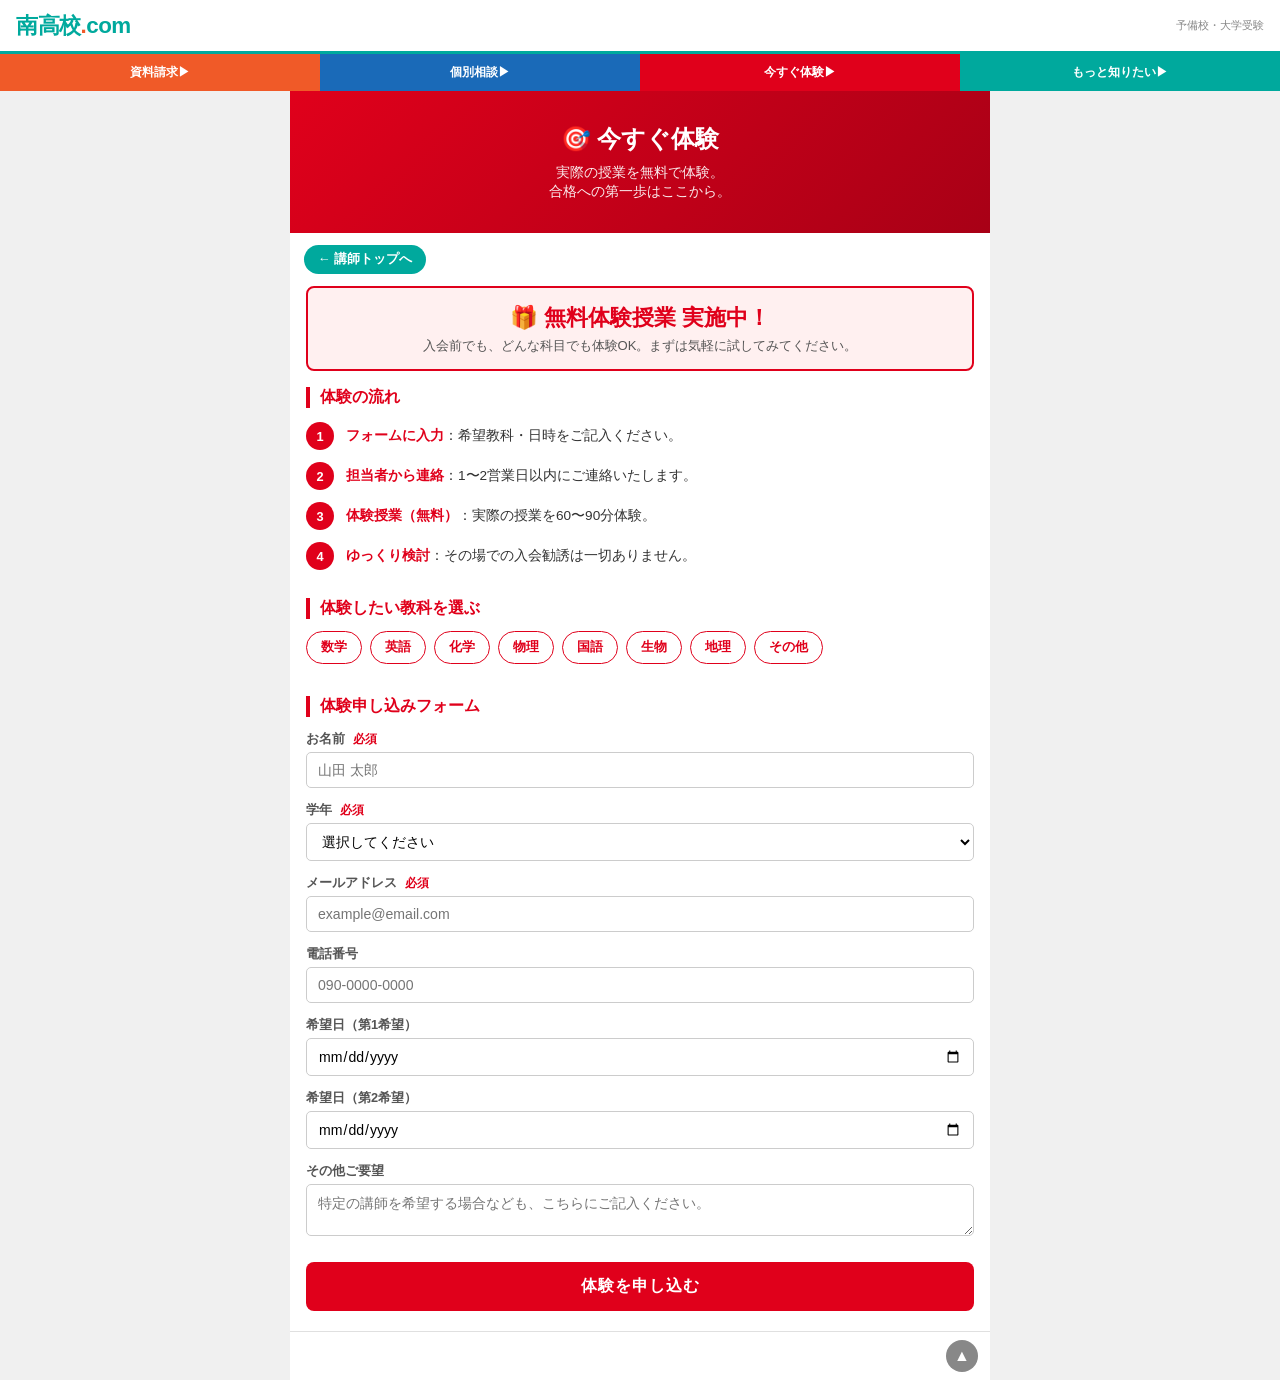
<file: trial.html>
<!DOCTYPE html>
<html lang="ja">
<head>
<meta charset="UTF-8">
<meta name="viewport" content="width=device-width, initial-scale=1.0">
<title>今すぐ体験 | 南高校.com</title>
<style>
  * { margin: 0; padding: 0; box-sizing: border-box; }
  body { font-family: 'Hiragino Kaku Gothic ProN', 'Meiryo', sans-serif; background: #f0f0f0; color: #333; }
  .site-header { background: #fff; border-bottom: 3px solid #00a99d; padding: 10px 16px; display: flex; align-items: center; justify-content: space-between; }
  .site-title { font-size: 1.4rem; font-weight: 900; color: #00a99d; letter-spacing: -.5px; }
  .site-title span { color: #f05a28; }
  .header-btns { display: flex; }
  .header-btn { padding: 10px 14px; font-size: .78rem; font-weight: 700; color: #fff; border: none; text-align: center; flex: 1; text-decoration: none; display: flex; align-items: center; justify-content: center; transition: opacity .15s; cursor: pointer; }
  .header-btn:hover { opacity: .85; }
  .btn-orange { background: #f05a28; } .btn-blue { background: #1a6ab8; } .btn-red { background: #e0001b; } .btn-teal { background: #00a99d; }
  .container { max-width: 700px; margin: 0 auto; background: #fff; }
  .page-hero { background: linear-gradient(135deg, #e0001b 0%, #a80016 100%); color: #fff; padding: 32px 20px; text-align: center; }
  .page-hero h1 { font-size: 1.5rem; font-weight: 900; margin-bottom: 8px; }
  .page-hero p { font-size: .9rem; opacity: .92; }
  .back-link-wrap { padding: 12px 14px; }
  .back-link { display: inline-block; padding: 6px 14px; background: #00a99d; color: #fff; border-radius: 20px; font-size: .8rem; font-weight: 700; text-decoration: none; }
  .trial-banner { background: #fff0f0; border: 2px solid #e0001b; margin: 0 16px 16px; border-radius: 8px; padding: 14px 16px; text-align: center; }
  .trial-banner .big { font-size: 1.4rem; font-weight: 900; color: #e0001b; }
  .trial-banner .sub { font-size: .82rem; color: #555; margin-top: 4px; }
  .steps { padding: 0 16px 16px; }
  .steps h2 { font-size: 1rem; font-weight: 700; color: #e0001b; border-left: 4px solid #e0001b; padding-left: 10px; margin-bottom: 14px; }
  .step-item { display: flex; gap: 12px; align-items: flex-start; margin-bottom: 12px; }
  .step-num { width: 28px; height: 28px; background: #e0001b; color: #fff; border-radius: 50%; display: flex; align-items: center; justify-content: center; font-size: .8rem; font-weight: 900; flex-shrink: 0; }
  .step-text { font-size: .85rem; line-height: 1.6; padding-top: 3px; }
  .step-text strong { color: #e0001b; }
  .teachers-pick { padding: 0 16px 16px; }
  .teachers-pick h2 { font-size: 1rem; font-weight: 700; color: #e0001b; border-left: 4px solid #e0001b; padding-left: 10px; margin-bottom: 12px; }
  .subject-btns { display: flex; flex-wrap: wrap; gap: 8px; margin-bottom: 16px; }
  .subject-btn { padding: 7px 14px; border: 1.5px solid #e0001b; border-radius: 20px; background: #fff; color: #e0001b; font-size: .8rem; font-weight: 700; cursor: pointer; font-family: inherit; }
  .subject-btn.selected { background: #e0001b; color: #fff; }
  .form-section { padding: 0 16px 20px; }
  .form-section h2 { font-size: 1rem; font-weight: 700; color: #e0001b; border-left: 4px solid #e0001b; padding-left: 10px; margin-bottom: 14px; }
  .field { margin-bottom: 14px; }
  .field label { display: block; font-size: .8rem; font-weight: 700; color: #555; margin-bottom: 4px; }
  .field input, .field select, .field textarea { width: 100%; padding: 9px 11px; border: 1.5px solid #ccc; border-radius: 5px; font-size: .88rem; font-family: inherit; background: #fff; }
  .field input:focus, .field select:focus { outline: none; border-color: #e0001b; }
  .required { color: #e0001b; font-size: .75rem; margin-left: 4px; }
  .submit-btn { width: 100%; padding: 14px; background: #e0001b; color: #fff; border: none; border-radius: 8px; font-size: 1rem; font-weight: 900; cursor: pointer; font-family: inherit; margin-top: 8px; letter-spacing: 1px; }
  .submit-btn:hover { background: #a80016; }
  .footer-arrow { text-align: right; padding: 8px 12px; border-top: 1px solid #e0e0e0; }
  .arrow-btn { display: inline-block; background: #888; color: #fff; width: 32px; height: 32px; border-radius: 50%; font-size: 1rem; line-height: 32px; text-align: center; cursor: pointer; border: none; }
</style>
</head>
<body>
<div class="site-header">
  <div class="site-title">南高校<span>.</span>com</div>
  <div style="font-size:.7rem;color:#888">予備校・大学受験</div>
</div>
<div class="header-btns">
  <a href="request.html"  class="header-btn btn-orange">資料請求▶</a>
  <a href="consult.html"  class="header-btn btn-blue">個別相談▶</a>
  <a href="trial.html"    class="header-btn btn-red">今すぐ体験▶</a>
  <a href="about.html"    class="header-btn btn-teal">もっと知りたい▶</a>
</div>
<div class="container">
  <div class="page-hero">
    <h1>🎯 今すぐ体験</h1>
    <p>実際の授業を無料で体験。<br>合格への第一歩はここから。</p>
  </div>
  <div class="back-link-wrap"><a href="index.html" class="back-link">← 講師トップへ</a></div>

  <div class="trial-banner">
    <div class="big">🎁 無料体験授業 実施中！</div>
    <div class="sub">入会前でも、どんな科目でも体験OK。まずは気軽に試してみてください。</div>
  </div>

  <div class="steps">
    <h2>体験の流れ</h2>
    <div class="step-item"><div class="step-num">1</div><div class="step-text"><strong>フォームに入力</strong>：希望教科・日時をご記入ください。</div></div>
    <div class="step-item"><div class="step-num">2</div><div class="step-text"><strong>担当者から連絡</strong>：1〜2営業日以内にご連絡いたします。</div></div>
    <div class="step-item"><div class="step-num">3</div><div class="step-text"><strong>体験授業（無料）</strong>：実際の授業を60〜90分体験。</div></div>
    <div class="step-item"><div class="step-num">4</div><div class="step-text"><strong>ゆっくり検討</strong>：その場での入会勧誘は一切ありません。</div></div>
  </div>

  <div class="teachers-pick">
    <h2>体験したい教科を選ぶ</h2>
    <div class="subject-btns" id="subject-btns">
      <button class="subject-btn" onclick="selectSubject(this)">数学</button>
      <button class="subject-btn" onclick="selectSubject(this)">英語</button>
      <button class="subject-btn" onclick="selectSubject(this)">化学</button>
      <button class="subject-btn" onclick="selectSubject(this)">物理</button>
      <button class="subject-btn" onclick="selectSubject(this)">国語</button>
      <button class="subject-btn" onclick="selectSubject(this)">生物</button>
      <button class="subject-btn" onclick="selectSubject(this)">地理</button>
      <button class="subject-btn" onclick="selectSubject(this)">その他</button>
    </div>
  </div>

  <div class="form-section">
    <h2>体験申し込みフォーム</h2>
    <div class="field">
      <label>お名前 <span class="required">必須</span></label>
      <input type="text" placeholder="山田 太郎">
    </div>
    <div class="field">
      <label>学年 <span class="required">必須</span></label>
      <select>
        <option value="">選択してください</option>
        <option>高校1年生</option><option>高校2年生</option>
        <option>高校3年生</option><option>既卒（浪人生）</option>
      </select>
    </div>
    <div class="field">
      <label>メールアドレス <span class="required">必須</span></label>
      <input type="email" placeholder="example@email.com">
    </div>
    <div class="field">
      <label>電話番号</label>
      <input type="tel" placeholder="090-0000-0000">
    </div>
    <div class="field">
      <label>希望日（第1希望）</label>
      <input type="date">
    </div>
    <div class="field">
      <label>希望日（第2希望）</label>
      <input type="date">
    </div>
    <div class="field">
      <label>その他ご要望</label>
      <textarea placeholder="特定の講師を希望する場合なども、こちらにご記入ください。"></textarea>
    </div>
    <button class="submit-btn" onclick="alert('体験のお申し込みありがとうございます！\n担当者よりご連絡いたします。')">体験を申し込む</button>
  </div>
  <div class="footer-arrow"><button class="arrow-btn" onclick="window.scrollTo({top:0,behavior:'smooth'})">▲</button></div>
</div>
<script>
function selectSubject(btn) {
  btn.classList.toggle('selected');
}
</script>
</body>
</html>
</file>
